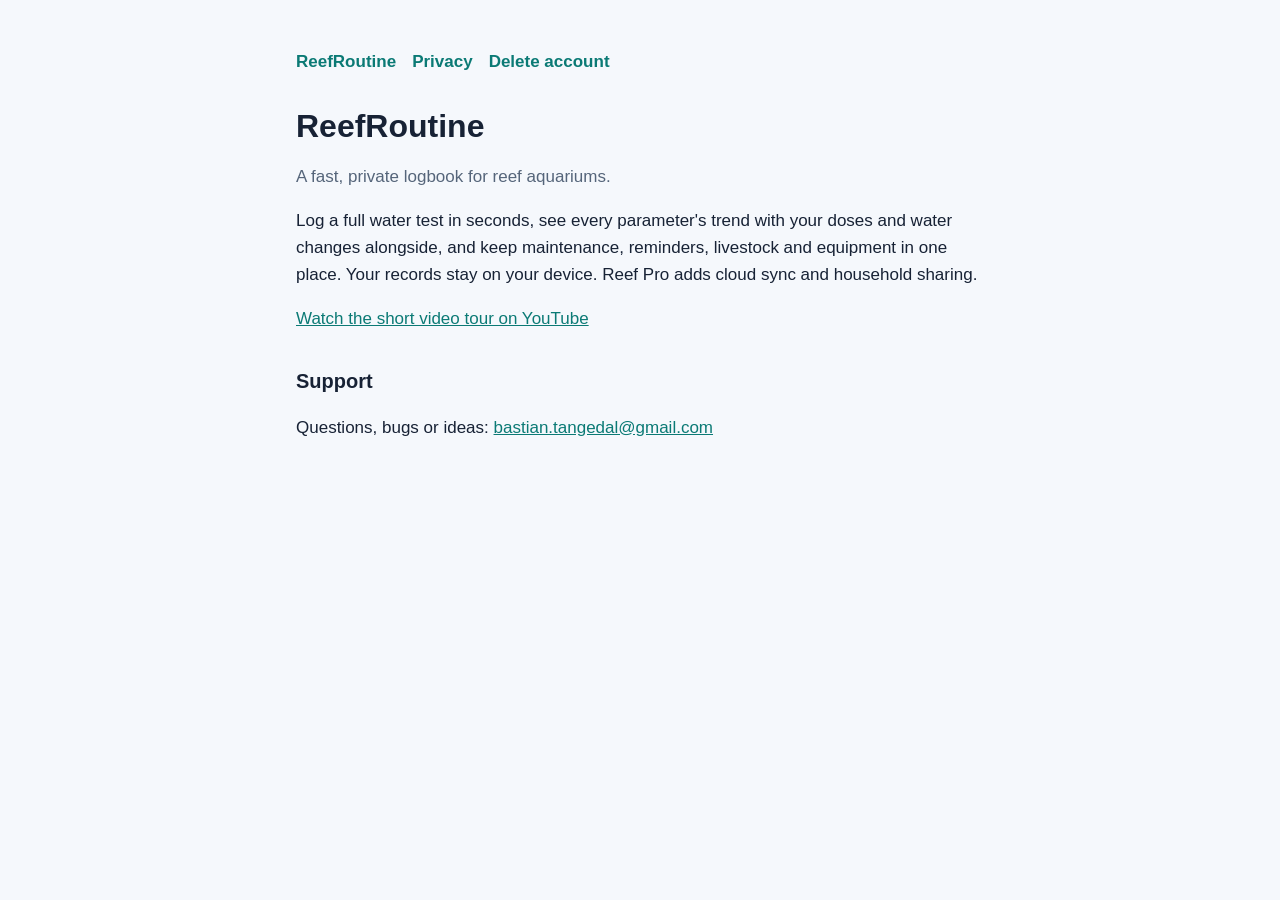
<file: index.html>
<!doctype html>
<html lang="en">
  <head>
    <meta charset="utf-8" />
    <meta name="viewport" content="width=device-width, initial-scale=1" />
    <title>ReefRoutine</title>
    <link rel="stylesheet" href="style.css" />
  </head>
  <body>
    <main>
      <nav>
        <a href="./">ReefRoutine</a><a href="privacy.html">Privacy</a
        ><a href="delete-account.html">Delete account</a>
      </nav>
      <h1>ReefRoutine</h1>
      <p class="muted">A fast, private logbook for reef aquariums.</p>
      <p>
        Log a full water test in seconds, see every parameter's trend with your doses and water changes
        alongside, and keep maintenance, reminders, livestock and equipment in one place. Your records stay on
        your device. Reef Pro adds cloud sync and household sharing.
      </p>
      <p><a href="https://www.youtube.com/watch?v=ywiKP5MvISU">Watch the short video tour on YouTube</a></p>
      <h2>Support</h2>
      <p>
        Questions, bugs or ideas: <a href="mailto:bastian.tangedal@gmail.com">bastian.tangedal@gmail.com</a>
      </p>
    </main>
  </body>
</html>
</file>
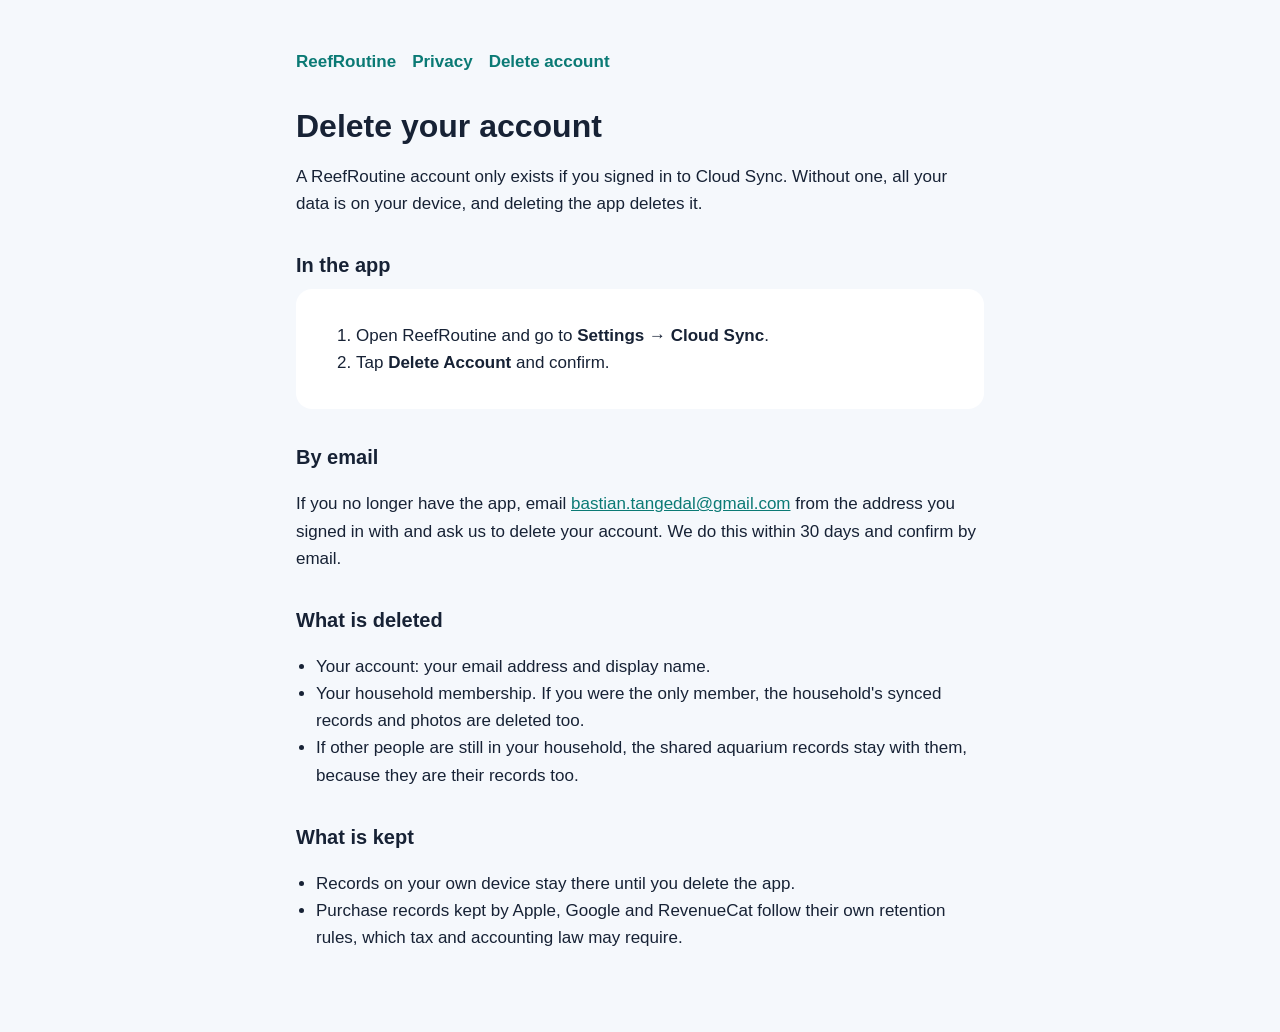
<file: delete-account.html>
<!doctype html>
<html lang="en">
  <head>
    <meta charset="utf-8" />
    <meta name="viewport" content="width=device-width, initial-scale=1" />
    <title>Delete Your ReefRoutine Account</title>
    <link rel="stylesheet" href="style.css" />
  </head>
  <body>
    <main>
      <nav>
        <a href="./">ReefRoutine</a><a href="privacy.html">Privacy</a
        ><a href="delete-account.html">Delete account</a>
      </nav>
      <h1>Delete your account</h1>
      <p>
        A ReefRoutine account only exists if you signed in to Cloud Sync. Without one, all your data is on
        your device, and deleting the app deletes it.
      </p>

      <h2>In the app</h2>
      <div class="card">
        <ol>
          <li>Open ReefRoutine and go to <strong>Settings → Cloud Sync</strong>.</li>
          <li>Tap <strong>Delete Account</strong> and confirm.</li>
        </ol>
      </div>

      <h2>By email</h2>
      <p>
        If you no longer have the app, email
        <a href="mailto:bastian.tangedal@gmail.com?subject=Delete%20my%20ReefRoutine%20account"
          >bastian.tangedal@gmail.com</a
        >
        from the address you signed in with and ask us to delete your account. We do this within 30 days and
        confirm by email.
      </p>

      <h2>What is deleted</h2>
      <ul>
        <li>Your account: your email address and display name.</li>
        <li>
          Your household membership. If you were the only member, the household's synced records and photos
          are deleted too.
        </li>
        <li>
          If other people are still in your household, the shared aquarium records stay with them, because
          they are their records too.
        </li>
      </ul>

      <h2>What is kept</h2>
      <ul>
        <li>Records on your own device stay there until you delete the app.</li>
        <li>
          Purchase records kept by Apple, Google and RevenueCat follow their own retention rules, which tax
          and accounting law may require.
        </li>
      </ul>
    </main>
  </body>
</html>
</file>
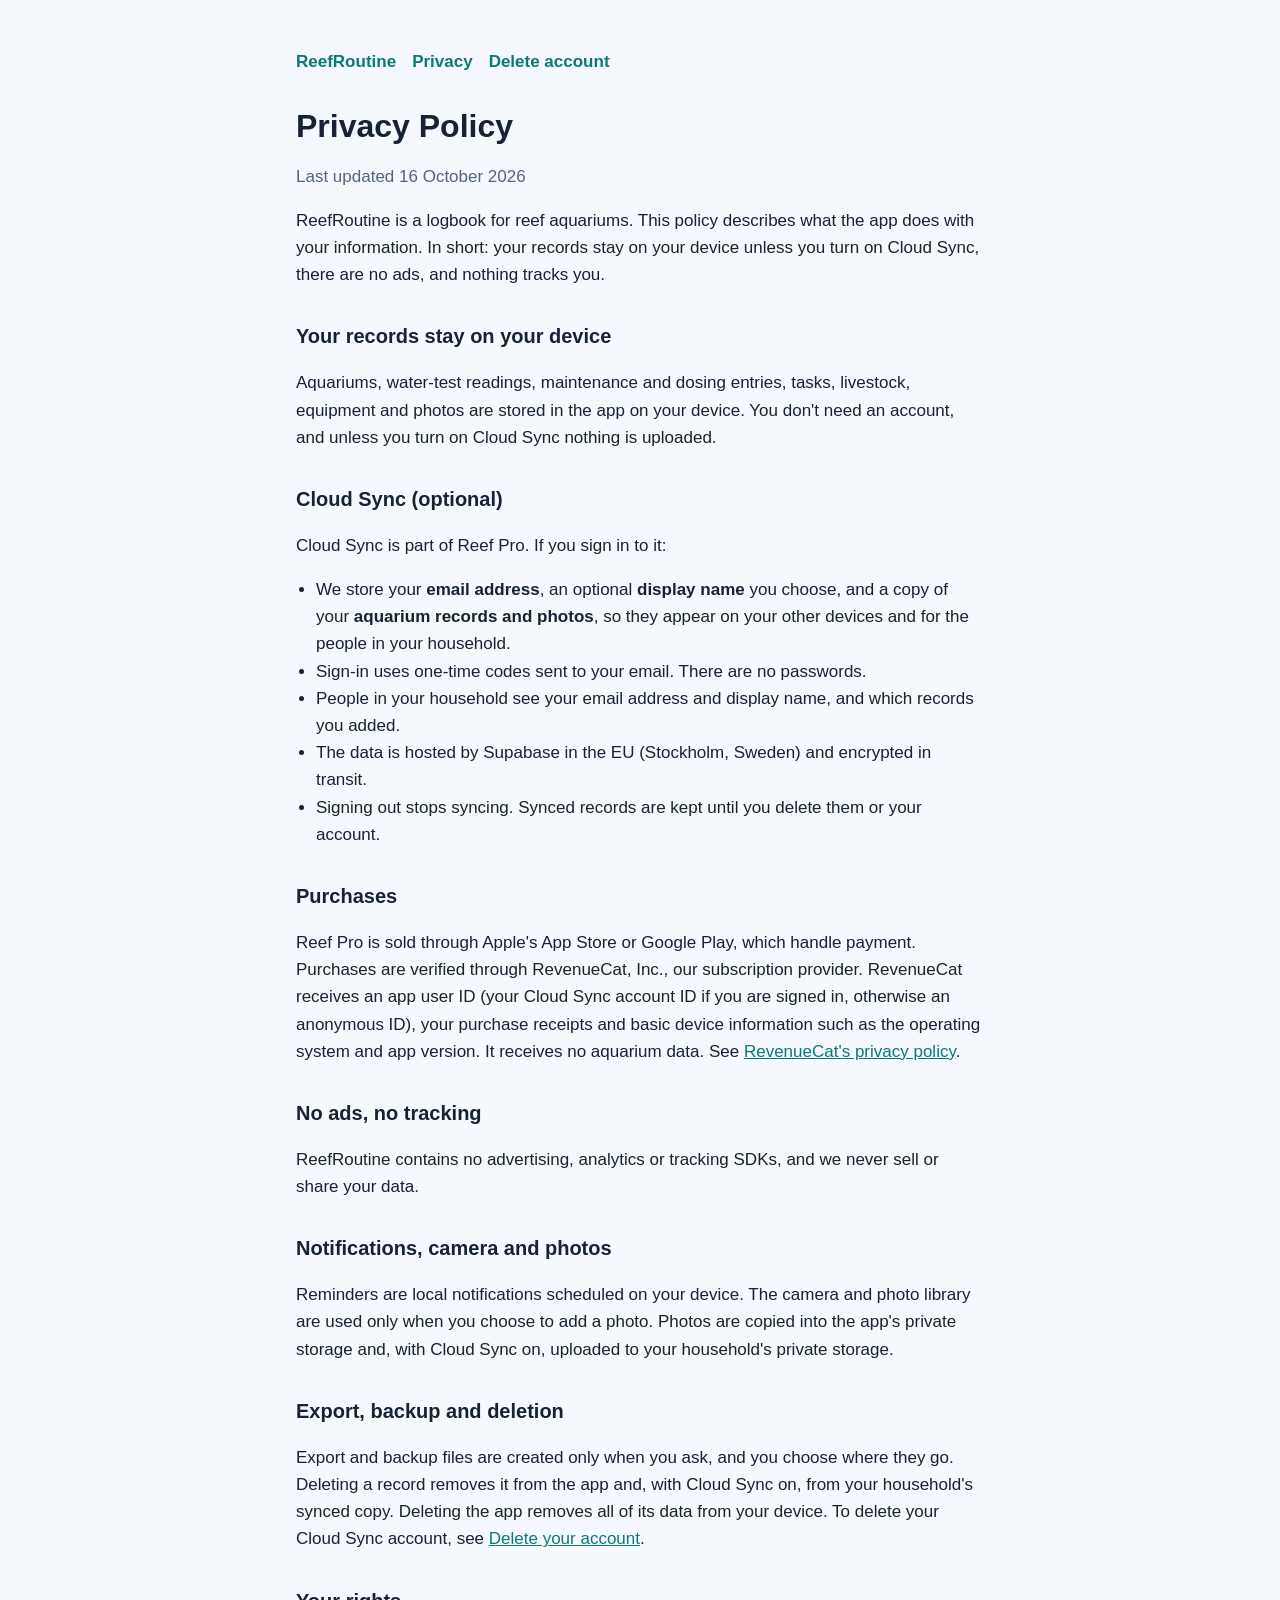
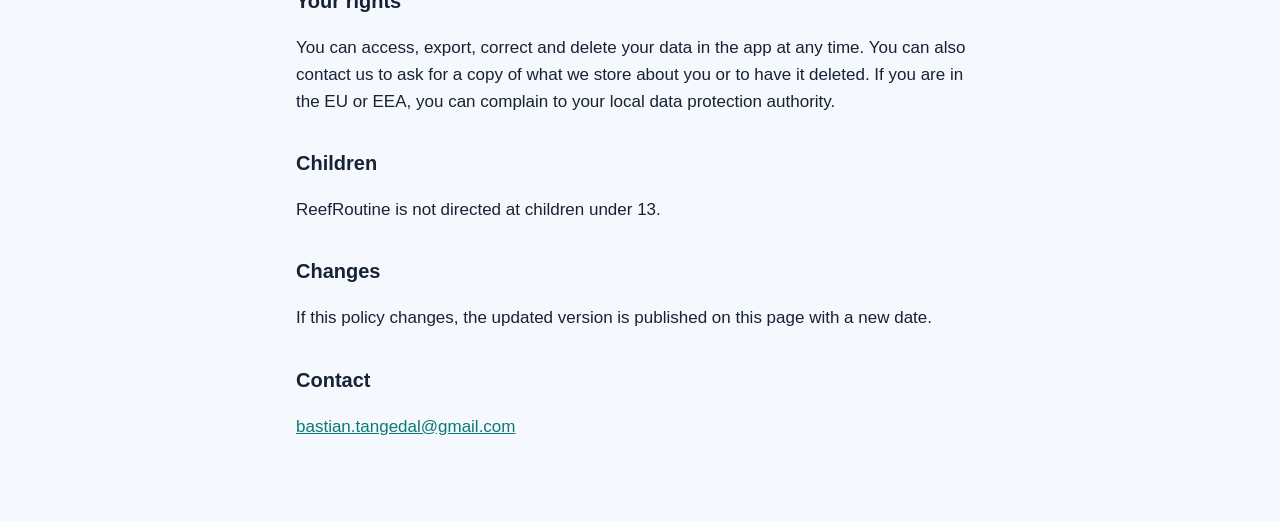
<file: privacy.html>
<!doctype html>
<html lang="en">
  <head>
    <meta charset="utf-8" />
    <meta name="viewport" content="width=device-width, initial-scale=1" />
    <title>ReefRoutine Privacy Policy</title>
    <link rel="stylesheet" href="style.css" />
  </head>
  <body>
    <main>
      <nav>
        <a href="./">ReefRoutine</a><a href="privacy.html">Privacy</a
        ><a href="delete-account.html">Delete account</a>
      </nav>
      <h1>Privacy Policy</h1>
      <p class="muted">Last updated 16 October 2026</p>

      <p>
        ReefRoutine is a logbook for reef aquariums. This policy describes what the app does with your
        information. In short: your records stay on your device unless you turn on Cloud Sync, there are no
        ads, and nothing tracks you.
      </p>

      <h2>Your records stay on your device</h2>
      <p>
        Aquariums, water-test readings, maintenance and dosing entries, tasks, livestock, equipment and photos
        are stored in the app on your device. You don't need an account, and unless you turn on Cloud Sync
        nothing is uploaded.
      </p>

      <h2>Cloud Sync (optional)</h2>
      <p>Cloud Sync is part of Reef Pro. If you sign in to it:</p>
      <ul>
        <li>
          We store your <strong>email address</strong>, an optional <strong>display name</strong> you choose,
          and a copy of your <strong>aquarium records and photos</strong>, so they appear on your other
          devices and for the people in your household.
        </li>
        <li>Sign-in uses one-time codes sent to your email. There are no passwords.</li>
        <li>
          People in your household see your email address and display name, and which records you added.
        </li>
        <li>The data is hosted by Supabase in the EU (Stockholm, Sweden) and encrypted in transit.</li>
        <li>Signing out stops syncing. Synced records are kept until you delete them or your account.</li>
      </ul>

      <h2>Purchases</h2>
      <p>
        Reef Pro is sold through Apple's App Store or Google Play, which handle payment. Purchases are
        verified through RevenueCat, Inc., our subscription provider. RevenueCat receives an app user ID (your
        Cloud Sync account ID if you are signed in, otherwise an anonymous ID), your purchase receipts and
        basic device information such as the operating system and app version. It receives no aquarium data.
        See <a href="https://www.revenuecat.com/privacy">RevenueCat's privacy policy</a>.
      </p>

      <h2>No ads, no tracking</h2>
      <p>
        ReefRoutine contains no advertising, analytics or tracking SDKs, and we never sell or share your data.
      </p>

      <h2>Notifications, camera and photos</h2>
      <p>
        Reminders are local notifications scheduled on your device. The camera and photo library are used only
        when you choose to add a photo. Photos are copied into the app's private storage and, with Cloud Sync
        on, uploaded to your household's private storage.
      </p>

      <h2>Export, backup and deletion</h2>
      <p>
        Export and backup files are created only when you ask, and you choose where they go. Deleting a record
        removes it from the app and, with Cloud Sync on, from your household's synced copy. Deleting the app
        removes all of its data from your device. To delete your Cloud Sync account, see
        <a href="delete-account.html">Delete your account</a>.
      </p>

      <h2>Your rights</h2>
      <p>
        You can access, export, correct and delete your data in the app at any time. You can also contact us
        to ask for a copy of what we store about you or to have it deleted. If you are in the EU or EEA, you
        can complain to your local data protection authority.
      </p>

      <h2>Children</h2>
      <p>ReefRoutine is not directed at children under 13.</p>

      <h2>Changes</h2>
      <p>If this policy changes, the updated version is published on this page with a new date.</p>

      <h2>Contact</h2>
      <p><a href="mailto:bastian.tangedal@gmail.com">bastian.tangedal@gmail.com</a></p>
    </main>
  </body>
</html>
</file>
<file: style.css>
:root {
  --bg: #f5f8fc;
  --text: #172235;
  --muted: #55657a;
  --accent: #0b7a75;
  --card: #ffffff;
}
@media (prefers-color-scheme: dark) {
  :root {
    --bg: #0b1220;
    --text: #f3f6fc;
    --muted: #9aa9bc;
    --accent: #55d6d0;
    --card: #111c2e;
  }
}
* {
  box-sizing: border-box;
}
body {
  margin: 0;
  background: var(--bg);
  color: var(--text);
  font:
    17px/1.6 -apple-system,
    BlinkMacSystemFont,
    'Segoe UI',
    Roboto,
    sans-serif;
}
main {
  max-width: 720px;
  margin: 0 auto;
  padding: 48px 16px 64px;
}
h1 {
  font-size: 32px;
  line-height: 1.2;
  margin: 0 0 8px;
}
h2 {
  font-size: 20px;
  margin: 32px 0 8px;
}
p,
li {
  color: var(--text);
}
.muted {
  color: var(--muted);
}
a {
  color: var(--accent);
}
ul {
  padding-left: 20px;
}
nav {
  margin-bottom: 32px;
}
nav a {
  margin-right: 16px;
  font-weight: 600;
  text-decoration: none;
}
.card {
  background: var(--card);
  border-radius: 16px;
  padding: 16px 20px;
}
</file>
